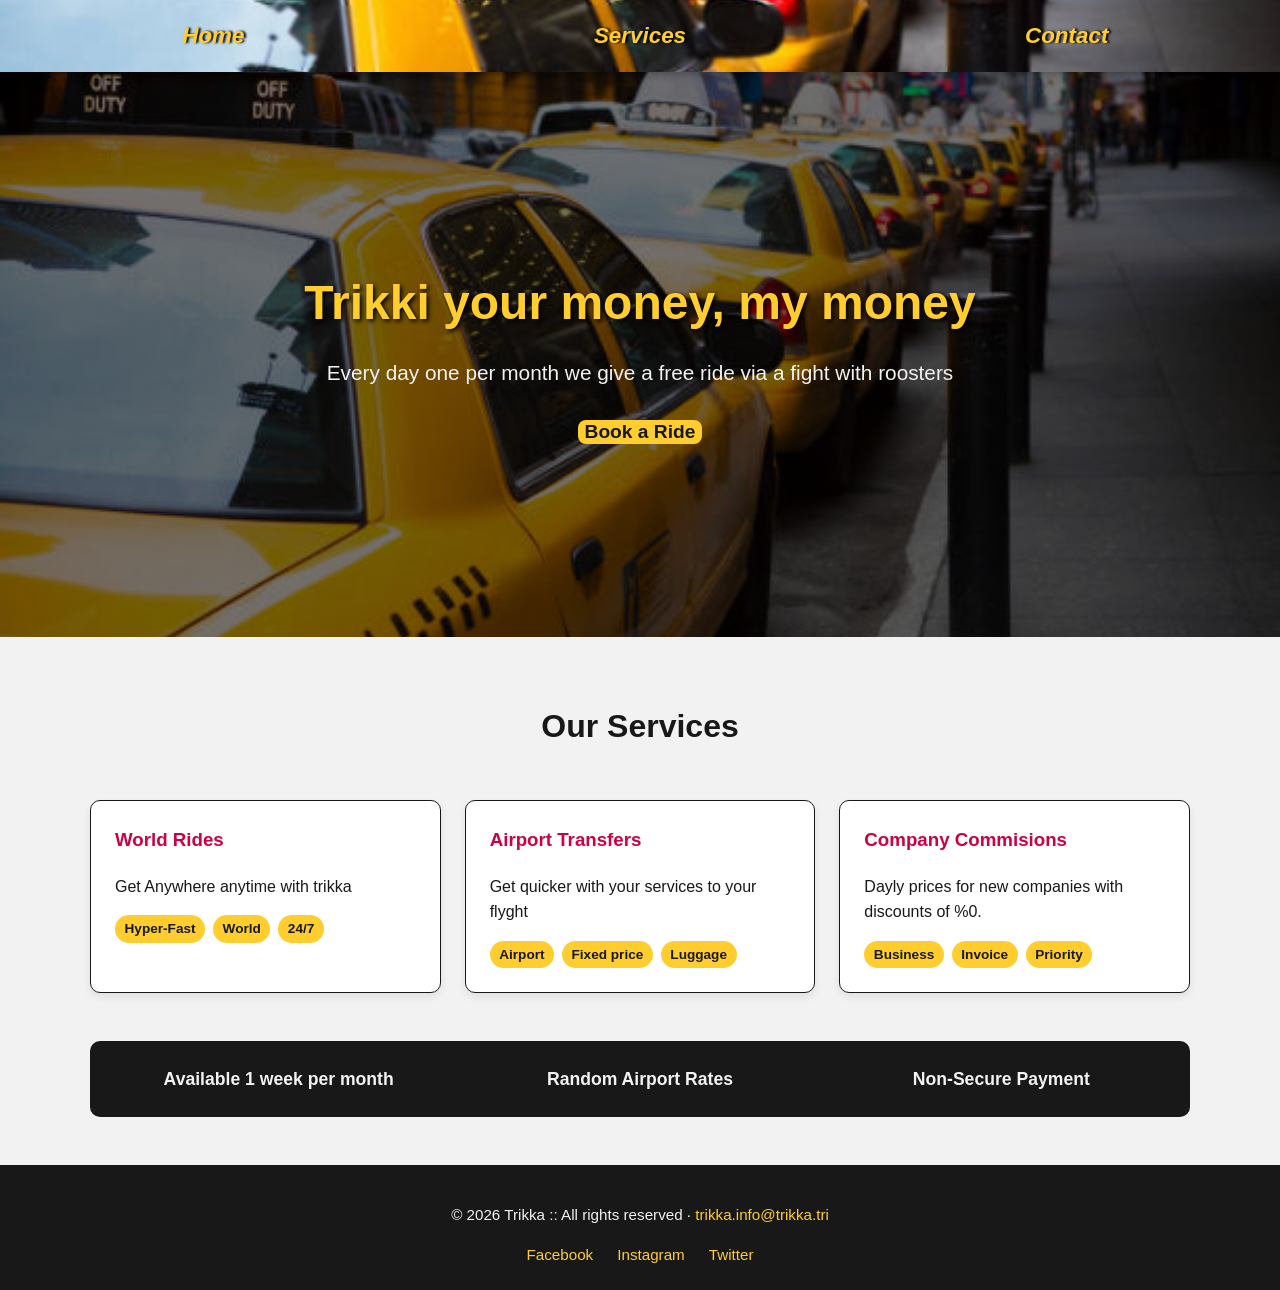
<file: index.html>
<!DOCTYPE html>
<html lang="en">
<head>
    <meta charset="UTF-8">
    <meta name="viewport" content="width=device-width, initial-scale=1.0">
    <title>Trikka Your Taxi Service</title>
    <meta name="viewport" content="width=device-width, initial-scale=1, maximum-scale=1, user-scalable=no">
    <link rel="stylesheet" href="global.css">
    <style>
        .hero{
            background: linear-gradient(rgba(0,0,0,0.55), rgba(0,0,0,0.55)),
                        url("./images_taxis/image_banner.png") center/cover no-repeat;
            color: var(--white);
            text-align: center;
            align-items: center;
            padding: 5em 1em;
            min-height: 45vh;
            display: flex;
            flex-direction: column;
            justify-content: center;
        }
        .hero h1{
            font-size: 3rem;
            margin: 0 0 0.3em;
            color: var(--yellow);
            text-shadow: 0.125rem 0.125rem 0.25rem #000;
        }
        .hero p{
            font-size: 1.3rem;
            max-width: 43.75rem; 
            margin: 0 auto 1.5em;
        }
        .hero button {
            font-size  : 1.2em;
            font-weight: bold;
            background-color: var(--yellow);
            color: var(--dark);
            width : 10%;
            border: none;
            border-radius: 0.5rem;
            cursor: pointer;
            transition: transform 0.2s ease, background-color 0.2s ease;
        } 
        .hero button:hover{
            background-color: var(--accent);
            color: var(--white);
            transform: scale(1.05);
        }
        .collections{
            display: flex;
            flex-wrap: wrap;
            gap: 1.5em;
            margin: 3em auto;
        }
        .card{
            flex: 1 1 17.5rem;
            background: #fff;
            border: var(--border);
            border-radius: 0.625rem;
            padding: 1.5em;
            box-shadow: 0 0.25rem 0.625rem rgba(0,0,0,0.08);
            transition: transform 0.2s ease;
        }
        .card:hover{
            transform: translateY(-0.3125rem);
        }
        .card h3{
            margin-top: 0;
            color: var(--accent);
        }
        .card .tags{
            margin-top: 1em;
            display: flex;
            flex-wrap: wrap;
            gap: 0.5em;
        }
        .card .tags span{
            background: var(--yellow);
            color: var(--dark);
            padding: 0.2em 0.7em;
            border-radius: 1.25rem;
            font-size: 0.85rem;
            font-weight: bold;
        }
        .benefits{
            display: flex;
            flex-wrap: wrap;
            justify-content: space-around;
            gap: 1em;
            background: var(--dark);
            color: var(--white);
            padding: 1.5em 1em;
            border-radius: 0.625rem;
            margin: 2em auto 3em;
            text-align: center;
        }
        .benefits div{
            flex: 1 1 12.5rem;
            font-weight: bold;
            font-size: 1.1rem;
        }
        .benefits span{
            color: var(--yellow);
        }
        section h2{
            text-align: center;
            color: var(--dark);
            font-size: 2rem;
            margin-top: 2em;
        }
        @media (max-width: 600px){
            .hero button {
            font-size  : 1.2em;
            justify-content: center;
            font-weight: bold;
            background-color: var(--yellow);
            color: var(--dark);
            width : 50%;
            border: none;
            border-radius: 0.5rem;
            cursor: pointer;
            transition: transform 0.2s ease, background-color 0.2s ease;
            } 
        }
    </style>
</head>
<body>
    <nav id="menu">
        <p id="Home"><a href="index.html">Home</a></p>
        <p id="Products"><a href="./productes.html">Services</a></p>
        <p id="Contact"><a href="contacte.html">Contact</a></p>
    </nav>
    <header class="hero">
        <h1>Trikki your money, my money</h1>
        <p>Every day one per month we give a free ride via a fight with roosters</p>
        <button onclick="location.href='contacte.html'">Book a Ride</button>
    </header>
    <div class="container">
        <section>
            <h2>Our Services</h2>
            <div class="collections">
                <article class="card">
                    <h3>World Rides</h3>
                    <p>Get Anywhere anytime with trikka</p>
                    <div class="tags">
                        <span>Hyper-Fast</span><span>World</span><span>24/7</span>
                    </div>
                </article>
                <article class="card">
                    <h3>Airport Transfers</h3>
                    <p>Get quicker with your services to your flyght</p>
                    <div class="tags">
                        <span>Airport</span><span>Fixed price</span><span>Luggage</span>
                    </div>
                </article>
                <article class="card">
                    <h3>Company Commisions</h3>
                    <p>Dayly prices for new companies with discounts of %0.</p>
                    <div class="tags">
                        <span>Business</span><span>Invoice</span><span>Priority</span>
                    </div>
                </article>
            </div>
        </section>
        <div class="benefits">
            <div>Available 1 week per month</div>
            <div>Random Airport Rates</div>
            <div>Non-Secure Payment</div>
        </div>
    </div>
    <footer>
        <p>© 2026 Trikka :: All rights reserved · <a href="mailto:trikka.info@trikka.tri">trikka.info@trikka.tri</a></p>
        <div class="socials">
            <a href="#">Facebook</a>
            <a href="#">Instagram</a>
            <a href="#">Twitter</a>
        </div>
    </footer>
</body>
</html>
</file>
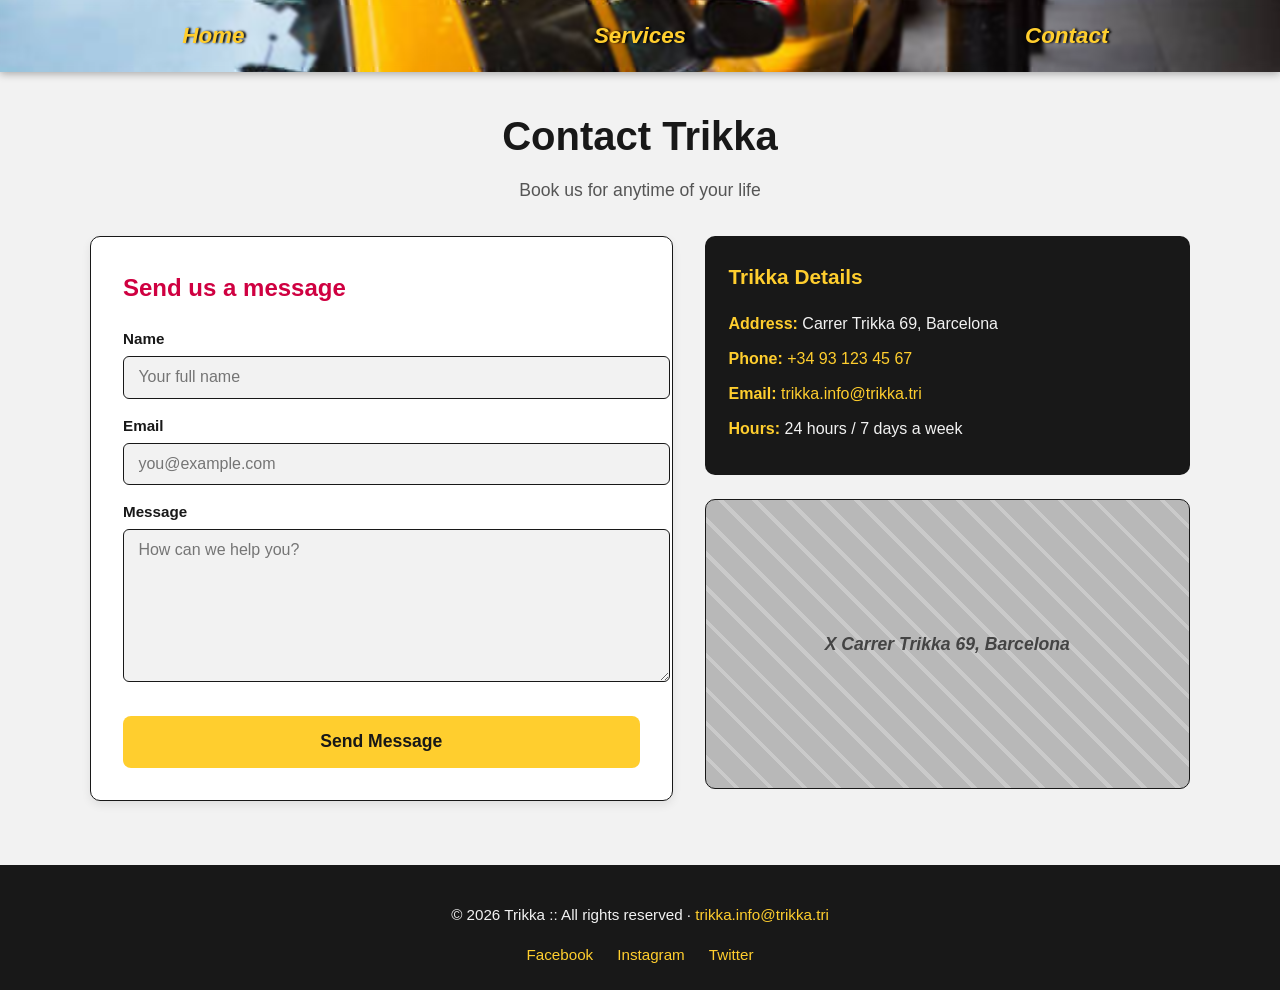
<file: contacte.html>
<!DOCTYPE html>
<html lang="en">
<head>
    <meta charset="UTF-8">
    <meta name="viewport" content="width=device-width, initial-scale=1.0">
    <title>Trikka About and Contacts US</title>
    <link rel="stylesheet" href="global.css">
    <meta name="viewport" content="width=device-width, initial-scale=1, maximum-scale=1, user-scalable=no">
    <style>
        .page-title{
            text-align: center;
            margin: 2em 0 1em;
        }
        .page-title h1{
            font-size: 2.5rem;
            color: var(--dark);
            margin: 0 0 0.2em;
        }
        .page-title p{
            font-size: 1.1rem;
            color: #555;
            margin: 0;
        }
        .contact-grid{
            display: grid;
            grid-template-columns: 1.2fr 1fr;
            gap: 2em;
            margin: 2em auto 4em;
            align-items: start;
        }

        .contact-form{
            background: #fff;
            border: var(--border);
            border-radius: 0.625rem;
            padding: 2em;
            box-shadow: 0 0.25rem 0.625rem rgba(0,0,0,0.08);
        }
        .contact-form h2{
            margin-top: 0;
            color: var(--accent);
            font-size: 1.5rem;
        }
        .contact-form label{
            display: block;
            font-weight: bold;
            margin: 1em 0 0.3em;
            font-size: 0.95rem;
        }
        .contact-form input,
        .contact-form textarea{
            width: 100%;
            padding: 0.7em 0.9em;
            font-size: 1rem;
            font-family: inherit;
            border: var(--border);
            border-radius: 0.375rem;
            background: var(--white);
            color: var(--dark);
            transition: border-color 0.2s ease, box-shadow 0.2s ease;
        }
        .contact-form input:focus,
        .contact-form textarea:focus{
            outline: none;
            border-color: var(--accent);
            box-shadow: 0 0 0 0.1875rem rgba(207, 0, 65, 0.15);
        }
        .contact-form textarea{
            resize: vertical;
            min-height: 8em;
        }
        .contact-form button{
            margin-top: 1.5em;
            width: 100%;
            padding: 0.9em 2em;
            font-size: 1.1rem;
            font-weight: bold;
            background-color: var(--yellow);
            color: var(--dark);
            border: none;
            border-radius: 0.5rem;
            cursor: pointer;
            transition: transform 0.2s ease, background-color 0.2s ease;
        }
        .contact-form button:hover{
            background-color: var(--accent);
            color: var(--white);
            transform: scale(1.02);
        }

        .contact-info{
            display: flex;
            flex-direction: column;
            gap: 1.5em;
        }
        .info-block{
            background: var(--dark);
            color: var(--white);
            border-radius: 0.625rem;
            padding: 1.5em;
        }
        .info-block h2{
            margin-top: 0;
            color: var(--yellow);
            font-size: 1.3rem;
        }
        .info-block ul{
            list-style: none;
            padding: 0;
            margin: 0;
        }
        .info-block li{
            margin: 0.6em 0;
            font-size: 1rem;
        }
        .info-block li strong{
            color: var(--yellow);
        }
        .info-block a{
            color: var(--yellow);
            text-decoration: none;
        }
        .info-block a:hover{
            text-decoration: underline;
        }

        .map{
            background: #b8b8b8;
            border-radius: 0.625rem;
            height: 18rem;
            display: flex;
            align-items: center;
            justify-content: center;
            color: #444;
            font-style: italic;
            font-weight: bold;
            font-size: 1.1rem;
            border: var(--border);
            background-image:
                repeating-linear-gradient(45deg, transparent, transparent 1.25rem,
                rgba(255,255,255,0.25) 1.25rem, rgba(255,255,255,0.25) 1.5rem);
        }

        @media (max-width: 48em){
            .contact-grid{
                grid-template-columns: 1fr;
            }
        }
    </style>
</head>
<body>

    <nav id="menu">
        <p id="Home"><a href="index.html">Home</a></p>
        <p id="Products"><a href="./productes.html">Services</a></p>
        <p id="Contact"><a href="contacte.html">Contact</a></p>
    </nav>

    <div class="container">

        <header class="page-title">
            <h1>Contact Trikka</h1>
            <p>Book us for anytime of your life</p>
        </header>

        <div class="contact-grid">
            <form class="contact-form" action="#" method="post">
                <h2>Send us a message</h2>
                <label for="name">Name</label>
                <input type="text" id="name" name="name" placeholder="Your full name" required>
                <label for="email">Email</label>
                <input type="email" id="email" name="email" placeholder="you@example.com" required>
                <label for="message">Message</label>
                <textarea id="message" name="message" placeholder="How can we help you?" required></textarea>
                <button type="submit">Send Message</button>
            </form>
            <aside class="contact-info">
                <div class="info-block">
                    <h2>Trikka Details</h2>
                    <ul>
                        <li><strong>Address:</strong> Carrer Trikka 69, Barcelona</li>
                        <li><strong>Phone:</strong> <a href="tel:+34931234567">+34 93 123 45 67</a></li>
                        <li><strong>Email:</strong> <a href="mailto:trikka.info@trikka.tri">trikka.info@trikka.tri</a></li>
                        <li><strong>Hours:</strong> 24 hours / 7 days a week</li>
                    </ul>
                </div>
                <div class="map" role="img" aria-label="Fictitious map of Trikka location">
                    X Carrer Trikka 69, Barcelona
                </div>
            </aside>
        </div>
    </div>
    <footer>
        <p>© 2026 Trikka :: All rights reserved · <a href="mailto:trikka.info@trikka.tri">trikka.info@trikka.tri</a></p>
        <div class="socials">
            <a href="#">Facebook</a>
            <a href="#">Instagram</a>
            <a href="#">Twitter</a>
        </div>
    </footer>
</body>
</html>
</file>
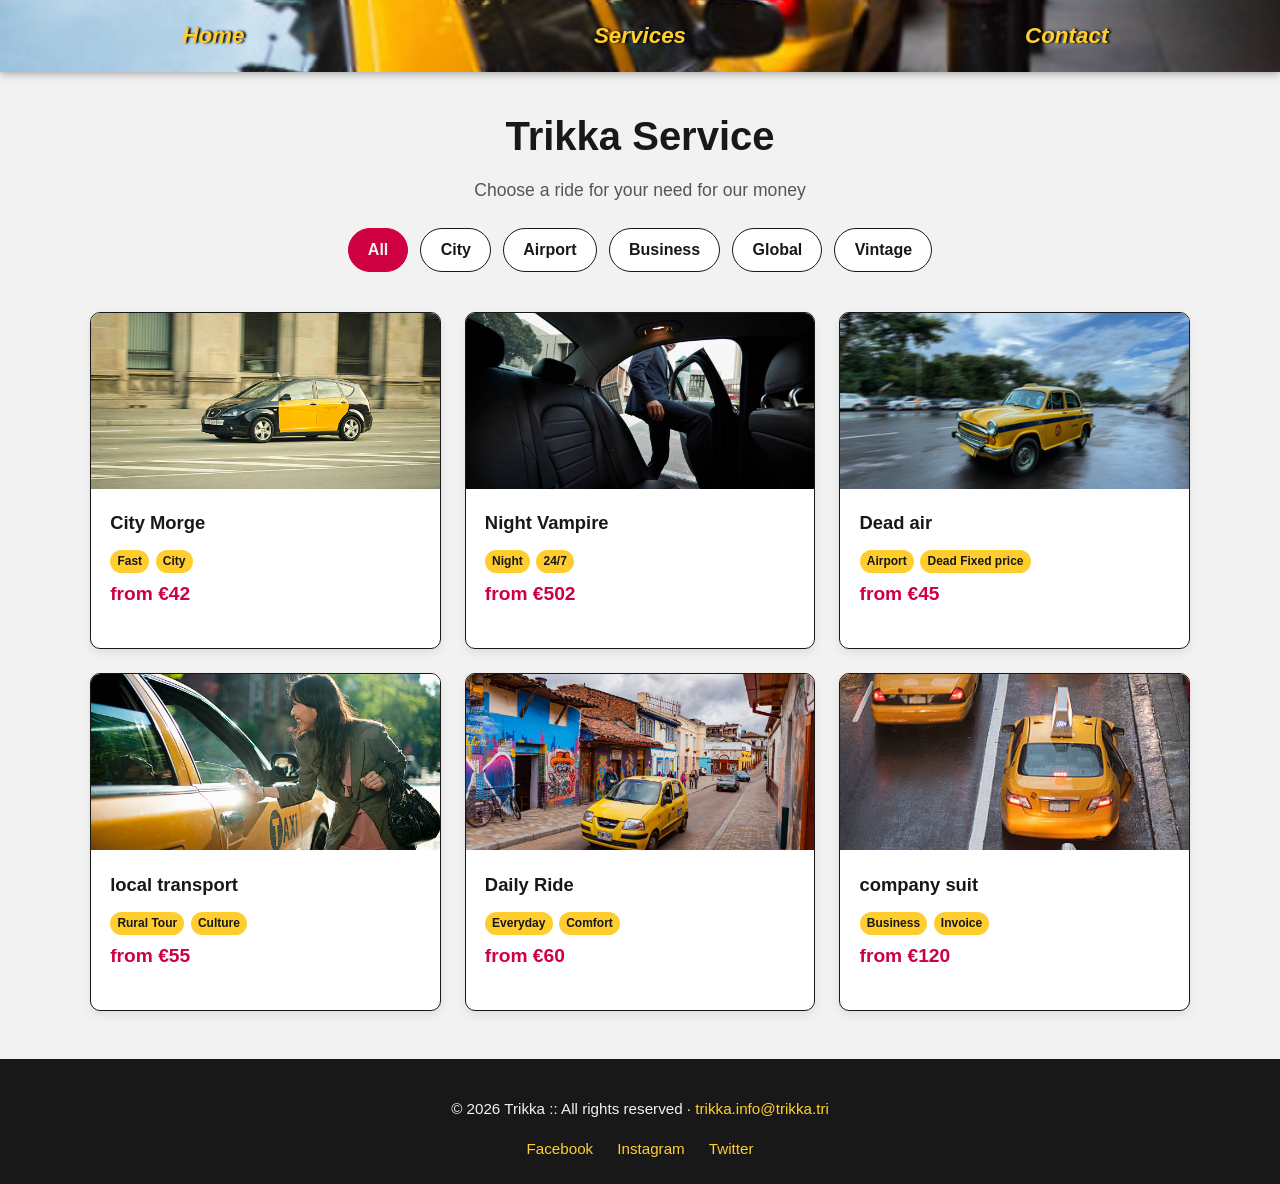
<file: productes.html>
<!DOCTYPE html>
<html lang="en">
<head>
    <meta charset="UTF-8">
    <meta name="viewport" content="width=device-width, initial-scale=1.0">
    <title>Trikka Service</title>
    <link rel="stylesheet" href="global.css">
    <meta name="viewport" content="width=device-width, initial-scale=1, maximum-scale=1, user-scalable=no">
    <style>
        .page-title{
            text-align: center;
            margin: 2em 0 1em;
        }
        .page-title h1{
            font-size: 2.5rem;
            margin: 0 0 0.2em;
            color: var(--dark);
        }
        .page-title p{
            font-size: 1.1rem;
            color: #555;
            margin: 0;
        }
        .filters{
            display: flex;
            flex-wrap: wrap;
            justify-content: center;
            gap: 0.75em;
            margin: 1.5em auto 2.5em;
        }
        .filters span{
            padding: 0.5em 1.2em;
            border: var(--border);
            border-radius: 1.5rem;
            cursor: pointer;
            font-weight: bold;
            background: #fff;
            transition: background-color 0.2s ease, color 0.2s ease;
        }
        .filters span:hover,
        .filters span.active{
            background: var(--accent);
            color: var(--white);
            border-color: var(--accent);
        }
        .product-grid{
            display: flex;
            flex-wrap: wrap;
            gap: 1.5em;
            margin: 0 auto 3em;
        }
        .product-card{
            flex: 1 1 16.25rem;
            background: #fff;
            border: var(--border);
            border-radius: 0.625rem;
            overflow: hidden;
            box-shadow: 0 0.25rem 0.625rem rgba(0,0,0,0.08);
            transition: transform 0.2s ease, box-shadow 0.2s ease;
            display: flex;
            flex-direction: column;
        }
        .product-card:hover{
            transform: translateY(-0.3125rem);
            box-shadow: 0 0.5rem 1.25rem rgba(0,0,0,0.15);
        }
        .product-card .thumb{
            width: 100%;
            height: 11rem;
            object-fit: cover;
            display: block;
            background: #ddd;
        }
        .product-card .body{
            padding: 1.2em;
            display: flex;
            flex-direction: column;
            gap: 0.4em;
            flex: 1 1 auto;
        }
        .product-card h3{
            margin: 0;
            color: var(--dark);
            font-size: 1.15rem;
        }
        .product-card .price{
            color: var(--accent);
            font-weight: bold;
            font-size: 1.2rem;
            margin-top: auto;
        }
        .product-card .tags{
            display: flex;
            flex-wrap: wrap;
            gap: 0.4em;
            margin-top: 0.4em;
        }
        .product-card .tags span{
            background: var(--yellow);
            color: var(--dark);
            padding: 0.15em 0.6em;
            border-radius: 1rem;
            font-size: 0.75rem;
            font-weight: bold;
        }
    </style>
</head>
<body>

    <nav id="menu">
        <p id="Home"><a href="index.html">Home</a></p>
        <p id="Products"><a href="./productes.html">Services</a></p>
        <p id="Contact"><a href="contacte.html">Contact</a></p>
    </nav>
    <div class="container">
        <header class="page-title">
            <h1>Trikka Service</h1>
            <p>Choose a ride for your need for our money</p>
        </header>
        <div class="filters">
            <span class="active">All</span>
            <span>City</span>
            <span>Airport</span>
            <span>Business</span>
            <span>Global</span>
            <span>Vintage</span>
        </div>
        <div class="product-grid">
            <article class="product-card">
                <img class="thumb" src="./images_taxis/image_city_morge.png" alt="Trikka image_city_morge">
                <div class="body">
                    <h3>City Morge</h3>
                    <div class="tags"><span>Fast</span><span>City</span></div>
                    <p class="price">from €42</p>
                </div>
            </article>

            <article class="product-card">
                <img class="thumb" src="./images_taxis/image_night_vampire.png" alt="Trikka image_night_vampire">
                <div class="body">
                    <h3>Night Vampire</h3>
                    <div class="tags"><span>Night</span><span>24/7</span></div>
                    <p class="price">from €502</p>
                </div>
            </article>
            <article class="product-card">
                <img class="thumb" src="./images_taxis/image_dead_air.png" alt="Trikka image_dead_air">
                <div class="body">
                    <h3>Dead air</h3>
                    <div class="tags"><span>Airport</span><span>Dead Fixed price</span></div>
                    <p class="price">from €45</p>
                </div>
            </article>
            <article class="product-card">
                <img class="thumb" src="./images_taxis/image_local_transport.png" alt="Trikka image_local_transport">
                <div class="body">
                    <h3>local transport</h3>
                    <div class="tags"><span>Rural Tour</span><span>Culture</span></div>
                    <p class="price">from €55</p>
                </div>
            </article>
            <article class="product-card">
                <img class="thumb" src="./images_taxis/image_dayly_ride.png" alt="Trikka image_dayly_ride">
                <div class="body">
                    <h3>Daily Ride</h3>
                    <div class="tags"><span>Everyday</span><span>Comfort</span></div>
                    <p class="price">from €60</p>
                </div>
            </article>
            <article class="product-card">
                <img class="thumb" src="./images_taxis/image_company_suit.png" alt="Trikka image_company_suit">
                <div class="body">
                    <h3>company suit</h3>
                    <div class="tags"><span>Business</span><span>Invoice</span></div>
                    <p class="price">from €120</p>
                </div>
            </article>
        </div>
    </div>
    <footer>
        <p>© 2026 Trikka :: All rights reserved · <a href="mailto:trikka.info@trikka.tri">trikka.info@trikka.tri</a></p>
        <div class="socials">
            <a href="#">Facebook</a>
            <a href="#">Instagram</a>
            <a href="#">Twitter</a>
        </div>
    </footer>

</body>
</html>
</file>
<file: global.css>
:root {
    --white      : hsl(0, 0%, 95%);
    --yellow     : rgb(255, 206, 46);
    --dark       : #181818;
    --accent     : #CF0041;
    --border     : 0.1rem solid #181818;
    --menu-height: 4.5rem;
}
*{
    box-sizing         : 100%;
    overscroll-behavior: none; 
}
body{
    margin          : 0;
    padding         : 0;
    padding-top     : var(--menu-height);
    background-color: var(--white);
    font-family     : 'Segoe UI', Arial, sans-serif;
    color           : var(--dark);
    line-height     : 1.6;
}
#menu{
    display        : flex;
    position       : fixed;
    flex-direction : row;
    align-items    : center;
    justify-content: center;
    width          : 100%;
    height         : var(--menu-height);
    top            : 0;
    left           : 0;
    margin         : 0;
    z-index        : 1000;
    background-position: fixed;
    background-image   : url("./images_taxis/image_banner.png");
    background-size    : 100%;
    background-position: center;
    background-color   : var(--dark);
    box-shadow         : 0 0.125rem 0.5rem rgba(0,0,0,0.3);
}
#menu p{
    position   : relative;
    font-size  : 1.4rem;
    font-weight: bold;
    font-style : italic;
    text-align : center;
    width      : 100%;
    margin     : 0;
    top        : 0;
    backdrop-filter: blur(0.1rem);
}

#menu p a{
    display         : block;
    padding         : 0.6em 1em;
    color           : var(--yellow);
    background-color: transparent;
    text-shadow     : 0.1em 0em 0.1em black;
    text-decoration : none;
    transition      : color 0.2s ease, background-color 0.2s ease;
}

#menu p a:hover{
    color           : var(--white);
    background-color: rgba(207, 0, 65, 0.6);
}
footer{
    background-color: var(--dark);
    color           : var(--white);
    text-align      : center;
    padding         : 1.5em 1em;
    margin-top      : 3em;
    font-size       : 0.95rem;
}
footer a{
    color          : var(--yellow);
    text-decoration: none;
}
footer a:hover{
    text-decoration: underline;
}
footer .socials{
    display        : flex;
    margin-top     : 0.5rem;
    justify-content: center;
    height         : 100%;
    gap            : 1.5rem;
}
.container{
    max-width: 68.75rem;
    margin   : auto;
    padding  : 0 1em;
}
@media (max-width: 600px) {
    #menu{
    display            : flex;
    position           : fixed;
    flex-wrap          : wrap;
    align-items        : center;
    justify-content    : center;
    width              : 100%;
    height             : var(--menu-height);
    top                : 0;
    left               : 0;
    margin             : 0;
    z-index            : 1000;
    background-image   : url("./images_taxis/image_banner.png");
    background-size    : cover;
    background-position: center;
    background-color   : var(--dark);
    box-shadow         : 0 0.125rem 0.5rem rgba(0,0,0,0.3);
    }
}
</file>
